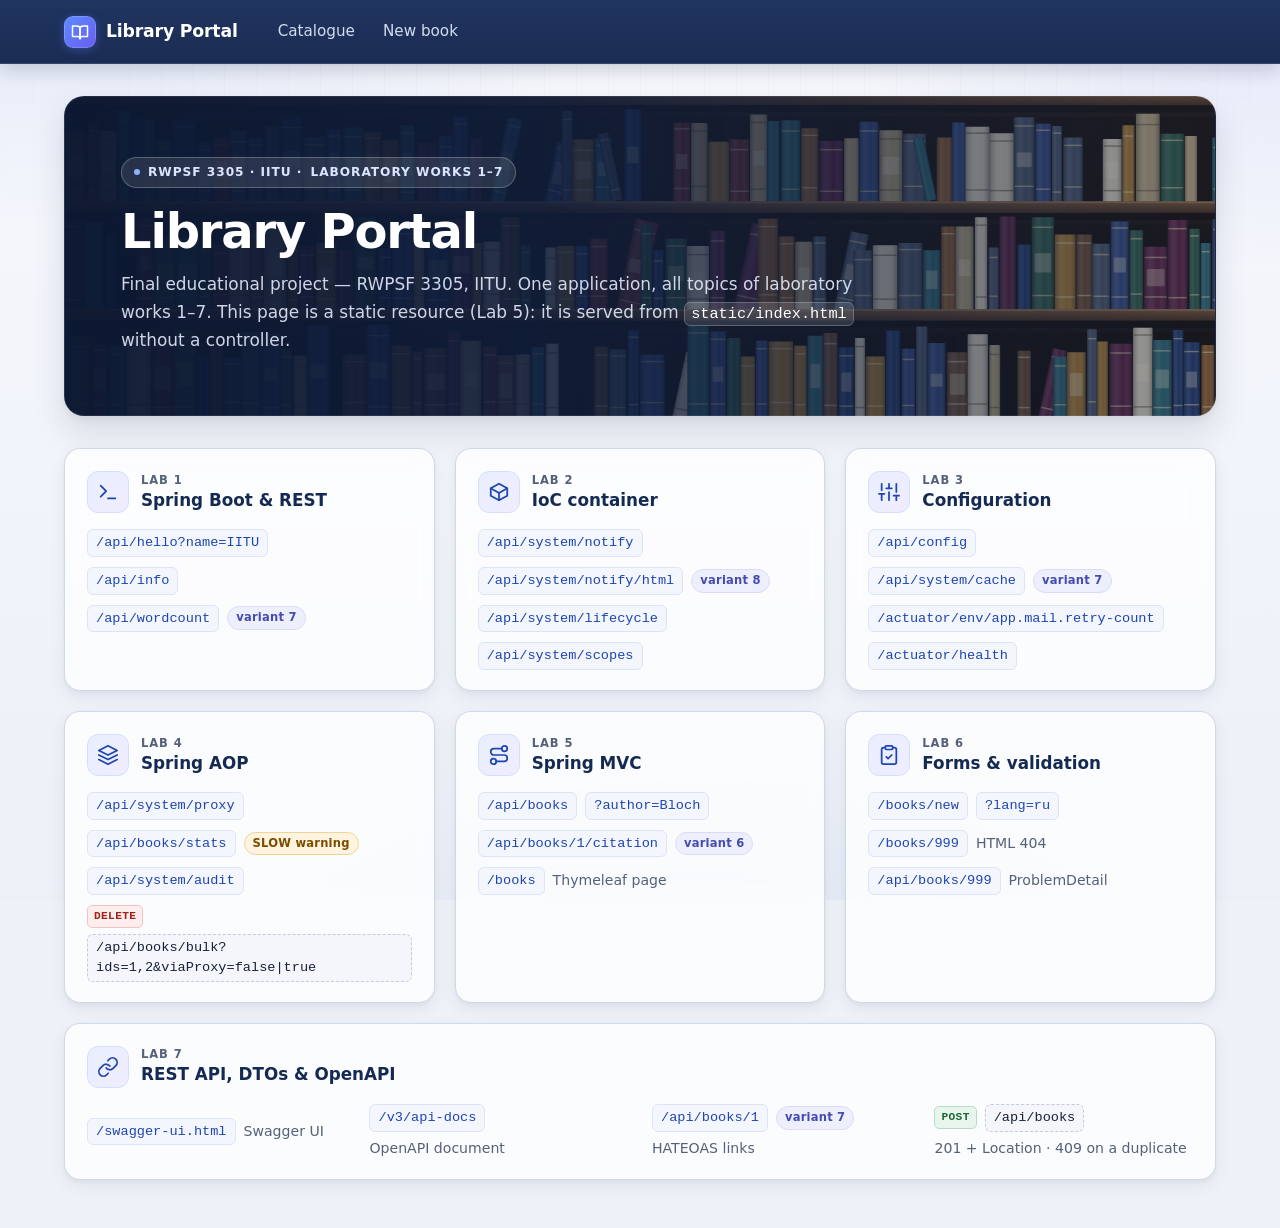
<file: src/main/resources/static/index.html>
<!DOCTYPE html>
<html lang="en">
<head>
    <meta charset="UTF-8">
    <meta name="viewport" content="width=device-width, initial-scale=1">
    <meta name="description" content="Library Portal — final educational project for RWPSF 3305 at IITU: laboratory works 1–7 in one Spring Boot application.">
    <title>Library Portal</title>
    <!-- relative URLs: no hardcoded host, port or context path -->
    <link rel="stylesheet" href="css/app.css">
</head>
<body>
<header class="navbar">
    <a class="brand" href="./">Library Portal</a>
    <a href="books">Catalogue</a>
    <a href="books/new">New book</a>
</header>

<main class="page">
    <section class="hero" aria-labelledby="page-title">
        <p class="eyebrow"><span>RWPSF 3305 · IITU ·</span> <span class="nowrap">Laboratory works 1–7</span></p>
        <h1 id="page-title">Library Portal</h1>
        <p class="lead">Final educational project — RWPSF 3305, IITU. One application, all topics of laboratory works 1–7.
            This page is a static resource (Lab 5): it is served from <code>static/index.html</code> without a controller.</p>
    </section>

    <section class="cards" aria-label="Laboratory works">
        <article class="card">
            <div class="card-head">
                <span class="card-icon" aria-hidden="true">
                    <svg viewBox="0 0 24 24" fill="none" stroke="currentColor" stroke-width="1.9" stroke-linecap="round" stroke-linejoin="round"><polyline points="4 17 10 11 4 5"/><line x1="12" y1="19" x2="20" y2="19"/></svg>
                </span>
                <h2 class="card-title"><span class="card-kicker">Lab 1</span>Spring Boot &amp; REST</h2>
            </div>
            <ul class="endpoints">
                <li><a class="endpoint" href="api/hello?name=IITU">/api/hello?name=IITU</a></li>
                <li><a class="endpoint" href="api/info">/api/info</a></li>
                <li><a class="endpoint" href="api/wordcount?text=Spring%20Boot%20is%20very%20interesting">/api/wordcount</a>
                    <span class="tag">variant 7</span></li>
            </ul>
        </article>

        <article class="card">
            <div class="card-head">
                <span class="card-icon" aria-hidden="true">
                    <svg viewBox="0 0 24 24" fill="none" stroke="currentColor" stroke-width="1.9" stroke-linecap="round" stroke-linejoin="round"><path d="M21 8 12 3 3 8v8l9 5 9-5z"/><path d="m3 8 9 5 9-5"/><path d="M12 13v8"/></svg>
                </span>
                <h2 class="card-title"><span class="card-kicker">Lab 2</span>IoC container</h2>
            </div>
            <ul class="endpoints">
                <li><a class="endpoint" href="api/system/notify?text=IITU">/api/system/notify</a></li>
                <li><a class="endpoint" href="api/system/notify/html?text=Hello%20%3Cworld%3E">/api/system/notify/html</a>
                    <span class="tag">variant 8</span></li>
                <li><a class="endpoint" href="api/system/lifecycle">/api/system/lifecycle</a></li>
                <li><a class="endpoint" href="api/system/scopes">/api/system/scopes</a></li>
            </ul>
        </article>

        <article class="card">
            <div class="card-head">
                <span class="card-icon" aria-hidden="true">
                    <svg viewBox="0 0 24 24" fill="none" stroke="currentColor" stroke-width="1.9" stroke-linecap="round" stroke-linejoin="round"><line x1="4" y1="21" x2="4" y2="14"/><line x1="4" y1="10" x2="4" y2="3"/><line x1="12" y1="21" x2="12" y2="12"/><line x1="12" y1="8" x2="12" y2="3"/><line x1="20" y1="21" x2="20" y2="16"/><line x1="20" y1="12" x2="20" y2="3"/><line x1="1" y1="14" x2="7" y2="14"/><line x1="9" y1="8" x2="15" y2="8"/><line x1="17" y1="16" x2="23" y2="16"/></svg>
                </span>
                <h2 class="card-title"><span class="card-kicker">Lab 3</span>Configuration</h2>
            </div>
            <ul class="endpoints">
                <li><a class="endpoint" href="api/config">/api/config</a></li>
                <li><a class="endpoint" href="api/system/cache">/api/system/cache</a>
                    <span class="tag">variant 7</span></li>
                <li><a class="endpoint" href="actuator/env/app.mail.retry-count">/actuator/env/app.mail.retry-count</a></li>
                <li><a class="endpoint" href="actuator/health">/actuator/health</a></li>
            </ul>
        </article>

        <article class="card">
            <div class="card-head">
                <span class="card-icon" aria-hidden="true">
                    <svg viewBox="0 0 24 24" fill="none" stroke="currentColor" stroke-width="1.9" stroke-linecap="round" stroke-linejoin="round"><path d="m12 2 10 5-10 5L2 7z"/><path d="m2 17 10 5 10-5"/><path d="m2 12 10 5 10-5"/></svg>
                </span>
                <h2 class="card-title"><span class="card-kicker">Lab 4</span>Spring AOP</h2>
            </div>
            <ul class="endpoints">
                <li><a class="endpoint" href="api/system/proxy">/api/system/proxy</a></li>
                <li><a class="endpoint" href="api/books/stats">/api/books/stats</a>
                    <span class="tag tag-warn">SLOW warning</span></li>
                <li><a class="endpoint" href="api/system/audit">/api/system/audit</a></li>
                <li><span class="method">DELETE</span>
                    <code class="endpoint endpoint-static" title="A DELETE request — run it with curl, a link can only send GET">/api/books/bulk?ids=1,2&amp;viaProxy=false|true</code></li>
            </ul>
        </article>

        <article class="card">
            <div class="card-head">
                <span class="card-icon" aria-hidden="true">
                    <svg viewBox="0 0 24 24" fill="none" stroke="currentColor" stroke-width="1.9" stroke-linecap="round" stroke-linejoin="round"><circle cx="6" cy="19" r="3"/><path d="M9 19h8.5a3.5 3.5 0 0 0 0-7h-11a3.5 3.5 0 0 1 0-7H15"/><circle cx="18" cy="5" r="3"/></svg>
                </span>
                <h2 class="card-title"><span class="card-kicker">Lab 5</span>Spring MVC</h2>
            </div>
            <ul class="endpoints">
                <li><a class="endpoint" href="api/books">/api/books</a>
                    <a class="endpoint" href="api/books?author=Bloch&amp;size=1">?author=Bloch</a></li>
                <li><a class="endpoint" href="api/books/1/citation">/api/books/1/citation</a>
                    <span class="tag">variant 6</span></li>
                <li><a class="endpoint" href="books">/books</a>
                    <span class="note">Thymeleaf page</span></li>
            </ul>
        </article>

        <article class="card">
            <div class="card-head">
                <span class="card-icon" aria-hidden="true">
                    <svg viewBox="0 0 24 24" fill="none" stroke="currentColor" stroke-width="1.9" stroke-linecap="round" stroke-linejoin="round"><rect x="8" y="2" width="8" height="4" rx="1"/><path d="M16 4h2a2 2 0 0 1 2 2v14a2 2 0 0 1-2 2H6a2 2 0 0 1-2-2V6a2 2 0 0 1 2-2h2"/><path d="m9 14 2 2 4-4"/></svg>
                </span>
                <h2 class="card-title"><span class="card-kicker">Lab 6</span>Forms &amp; validation</h2>
            </div>
            <ul class="endpoints">
                <li><a class="endpoint" href="books/new">/books/new</a>
                    <a class="endpoint" href="books/new?lang=ru">?lang=ru</a></li>
                <li><a class="endpoint" href="books/999">/books/999</a>
                    <span class="note">HTML 404</span></li>
                <li><a class="endpoint" href="api/books/999">/api/books/999</a>
                    <span class="note">ProblemDetail</span></li>
            </ul>
        </article>

        <article class="card card-wide">
            <div class="card-head">
                <span class="card-icon" aria-hidden="true">
                    <svg viewBox="0 0 24 24" fill="none" stroke="currentColor" stroke-width="1.9" stroke-linecap="round" stroke-linejoin="round"><path d="M10 13a5 5 0 0 0 7.54.54l3-3a5 5 0 0 0-7.07-7.07l-1.72 1.71"/><path d="M14 11a5 5 0 0 0-7.54-.54l-3 3a5 5 0 0 0 7.07 7.07l1.71-1.71"/></svg>
                </span>
                <h2 class="card-title"><span class="card-kicker">Lab 7</span>REST API, DTOs &amp; OpenAPI</h2>
            </div>
            <ul class="endpoints endpoints-row">
                <li><a class="endpoint" href="swagger-ui.html">/swagger-ui.html</a>
                    <span class="note">Swagger UI</span></li>
                <li><a class="endpoint" href="v3/api-docs">/v3/api-docs</a>
                    <span class="note">OpenAPI document</span></li>
                <li><a class="endpoint" href="api/books/1">/api/books/1</a>
                    <span class="tag">variant 7</span>
                    <span class="note">HATEOAS links</span></li>
                <li><span class="method method-post">POST</span>
                    <code class="endpoint endpoint-static" title="A POST request — run it with curl or from Swagger UI">/api/books</code>
                    <span class="note">201 + Location · 409 on a duplicate</span></li>
            </ul>
        </article>
    </section>
</main>
</body>
</html>
</file>
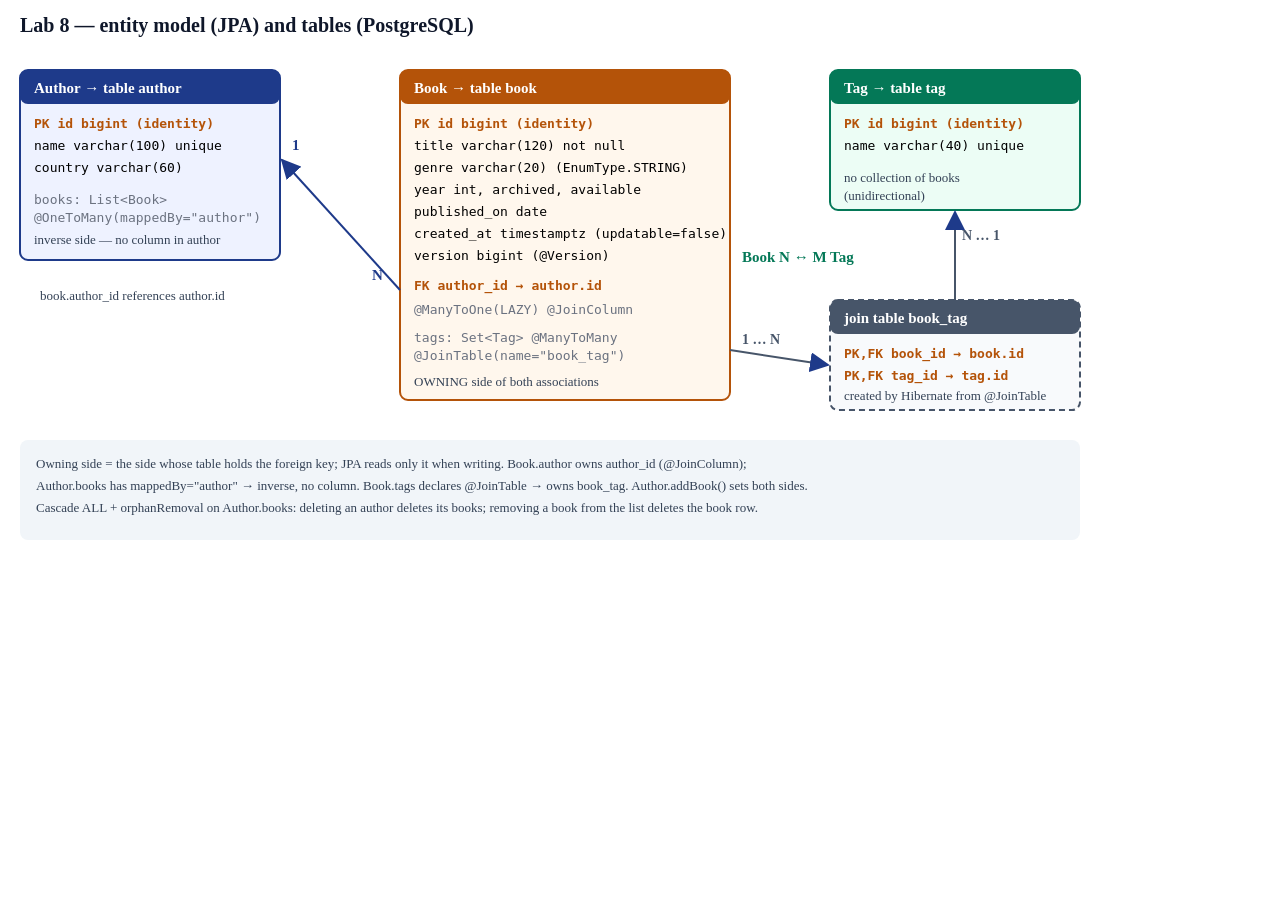
<file: docs/lab08/er.html>
<!doctype html><html><head><meta charset="utf-8"><style>
body{margin:0;background:#fff;font-family:Segoe UI,Arial,sans-serif}
.t{font:600 15px Segoe UI}.c{font:13px Consolas,monospace}.k{font:600 13px Consolas,monospace;fill:#b45309}
.note{font:13px Segoe UI;fill:#334155}
</style></head><body>
<svg width="1100" height="560" xmlns="http://www.w3.org/2000/svg">
<defs><marker id="a" markerWidth="10" markerHeight="10" refX="9" refY="5" orient="auto"><path d="M0,0 L10,5 L0,10 z" fill="#1e3a8a"/></marker></defs>
<text x="20" y="32" style="font:700 20px Segoe UI" fill="#0f172a">Lab 8 — entity model (JPA) and tables (PostgreSQL)</text>
<!-- author -->
<rect x="20" y="70" width="260" height="190" rx="8" fill="#eef2ff" stroke="#1e3a8a" stroke-width="2"/>
<rect x="20" y="70" width="260" height="34" rx="8" fill="#1e3a8a"/><text x="34" y="93" class="t" fill="#fff">Author  →  table author</text>
<text x="34" y="128" class="k">PK id bigint (identity)</text>
<text x="34" y="150" class="c">name varchar(100) unique</text>
<text x="34" y="172" class="c">country varchar(60)</text>
<text x="34" y="204" class="c" fill="#6b7280">books: List&lt;Book&gt;</text>
<text x="34" y="222" class="c" fill="#6b7280">@OneToMany(mappedBy="author")</text>
<text x="34" y="244" class="note">inverse side — no column in author</text>
<!-- book -->
<rect x="400" y="70" width="330" height="330" rx="8" fill="#fff7ed" stroke="#b45309" stroke-width="2"/>
<rect x="400" y="70" width="330" height="34" rx="8" fill="#b45309"/><text x="414" y="93" class="t" fill="#fff">Book  →  table book</text>
<text x="414" y="128" class="k">PK id bigint (identity)</text>
<text x="414" y="150" class="c">title varchar(120) not null</text>
<text x="414" y="172" class="c">genre varchar(20) (EnumType.STRING)</text>
<text x="414" y="194" class="c">year int, archived, available</text>
<text x="414" y="216" class="c">published_on date</text>
<text x="414" y="238" class="c">created_at timestamptz (updatable=false)</text>
<text x="414" y="260" class="c">version bigint (@Version)</text>
<text x="414" y="290" class="k">FK author_id → author.id</text>
<text x="414" y="314" class="c" fill="#6b7280">@ManyToOne(LAZY) @JoinColumn</text>
<text x="414" y="342" class="c" fill="#6b7280">tags: Set&lt;Tag&gt; @ManyToMany</text>
<text x="414" y="360" class="c" fill="#6b7280">@JoinTable(name="book_tag")</text>
<text x="414" y="386" class="note">OWNING side of both associations</text>
<!-- tag -->
<rect x="830" y="70" width="250" height="140" rx="8" fill="#ecfdf5" stroke="#047857" stroke-width="2"/>
<rect x="830" y="70" width="250" height="34" rx="8" fill="#047857"/><text x="844" y="93" class="t" fill="#fff">Tag  →  table tag</text>
<text x="844" y="128" class="k">PK id bigint (identity)</text>
<text x="844" y="150" class="c">name varchar(40) unique</text>
<text x="844" y="182" class="note">no collection of books</text>
<text x="844" y="200" class="note">(unidirectional)</text>
<!-- book_tag -->
<rect x="830" y="300" width="250" height="110" rx="8" fill="#f8fafc" stroke="#475569" stroke-width="2" stroke-dasharray="6 4"/>
<rect x="830" y="300" width="250" height="34" rx="8" fill="#475569"/><text x="844" y="323" class="t" fill="#fff">join table book_tag</text>
<text x="844" y="358" class="k">PK,FK book_id → book.id</text>
<text x="844" y="380" class="k">PK,FK tag_id  → tag.id</text>
<text x="844" y="400" class="note">created by Hibernate from @JoinTable</text>
<!-- relations -->
<line x1="400" y1="290" x2="282" y2="160" stroke="#1e3a8a" stroke-width="2" marker-end="url(#a)"/>
<text x="292" y="150" style="font:700 15px Segoe UI" fill="#1e3a8a">1</text>
<text x="372" y="280" style="font:700 15px Segoe UI" fill="#1e3a8a">N</text>
<text x="40" y="300" class="note">book.author_id references author.id</text>
<line x1="730" y1="350" x2="828" y2="365" stroke="#475569" stroke-width="2" marker-end="url(#a)"/>
<text x="742" y="344" style="font:700 14px Segoe UI" fill="#475569">1 … N</text>
<line x1="955" y1="300" x2="955" y2="212" stroke="#475569" stroke-width="2" marker-end="url(#a)"/>
<text x="962" y="240" style="font:700 14px Segoe UI" fill="#475569">N … 1</text>
<text x="742" y="262" style="font:700 15px Segoe UI" fill="#047857">Book N ↔ M Tag</text>
<rect x="20" y="440" width="1060" height="100" rx="8" fill="#f1f5f9"/>
<text x="36" y="468" class="note">Owning side = the side whose table holds the foreign key; JPA reads only it when writing. Book.author owns author_id (@JoinColumn);</text>
<text x="36" y="490" class="note">Author.books has mappedBy="author" → inverse, no column. Book.tags declares @JoinTable → owns book_tag. Author.addBook() sets both sides.</text>
<text x="36" y="512" class="note">Cascade ALL + orphanRemoval on Author.books: deleting an author deletes its books; removing a book from the list deletes the book row.</text>
</svg></body></html>
</file>
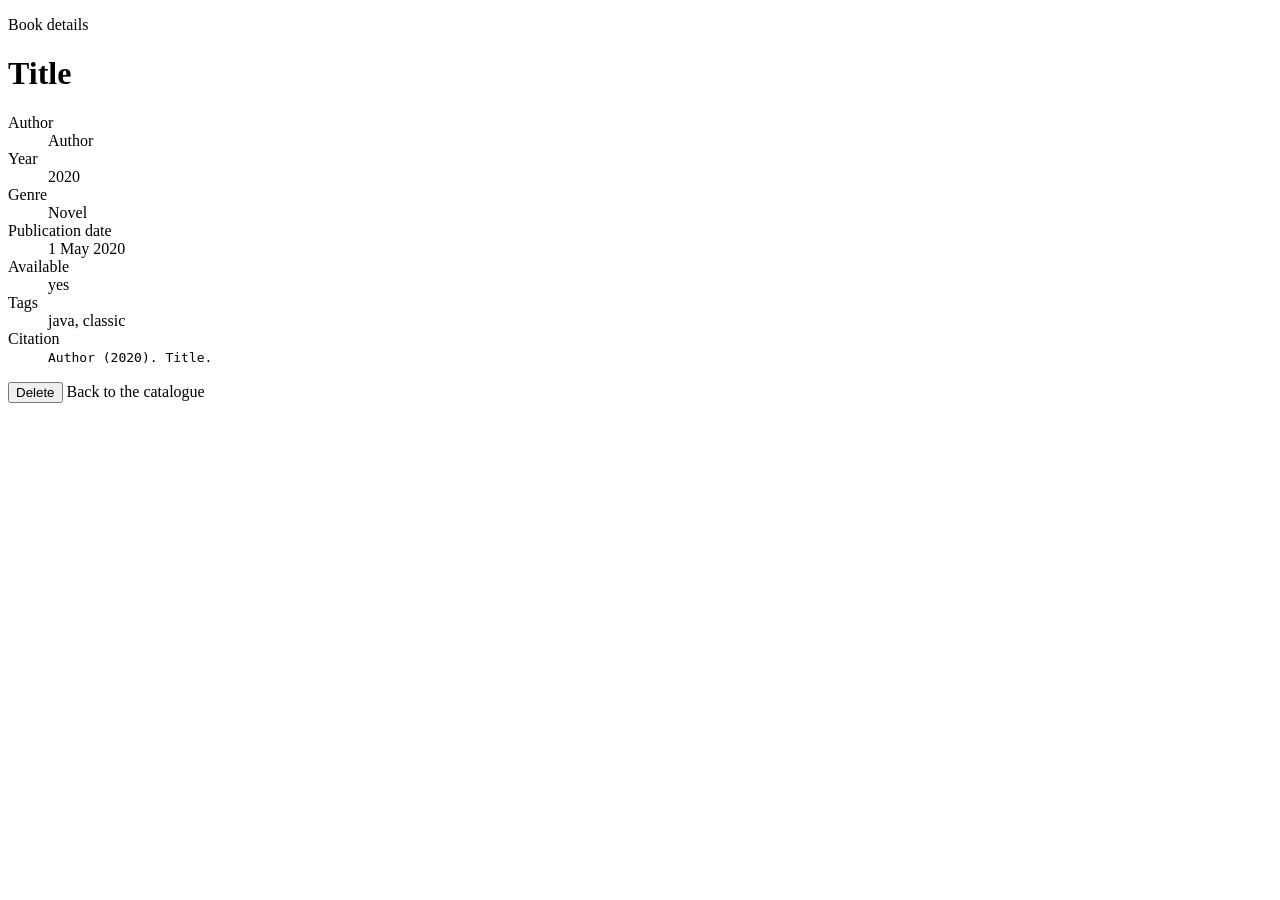
<file: src/main/resources/templates/books/details.html>
<!DOCTYPE html>
<html xmlns:th="http://www.thymeleaf.org">
<head>
    <meta charset="UTF-8">
    <meta name="viewport" content="width=device-width, initial-scale=1">
    <title th:text="${book.title}">Book</title>
    <link rel="stylesheet" th:href="@{/css/app.css}">
</head>
<body>
<div th:replace="~{fragments/layout :: navbar('books', '/books/' + ${book.id})}"></div>

<main class="page">
    <p class="muted" th:text="#{book.details}">Book details</p>
    <h1 th:text="${book.title}">Title</h1>

    <dl class="details">
        <dt th:text="#{book.author}">Author</dt>
        <dd th:text="${book.author?.name}">Author</dd>
        <dt th:text="#{book.year}">Year</dt>
        <dd th:text="${book.year}">2020</dd>
        <dt th:text="#{book.genre}">Genre</dt>
        <dd th:text="${book.genre} ? #{'genre.' + ${book.genre}} : '—'">Novel</dd>
        <dt th:text="#{book.published}">Publication date</dt>
        <dd th:text="${book.publishedOn} ? ${#temporals.format(book.publishedOn, 'd MMMM yyyy')} : '—'">1 May 2020</dd>
        <dt th:text="#{book.available}">Available</dt>
        <dd th:text="${book.available} ? #{yes} : #{no}">yes</dd>
        <dt th:text="#{book.tags}">Tags</dt>
        <dd th:text="${book.tags.isEmpty()} ? '—' : ${#strings.listJoin(book.tags.![name], ', ')}">java, classic</dd>
        <dt th:text="#{book.citation}">Citation</dt>
        <dd><code th:text="${citation}">Author (2020). Title.</code></dd>
    </dl>

    <form th:action="@{/books/{id}/delete(id=${book.id})}" method="post">
        <button type="submit" class="danger" th:text="#{book.delete}">Delete</button>
        <a th:href="@{/books}" th:text="#{error.back}">Back to the catalogue</a>
    </form>
</main>
</body>
</html>
</file>
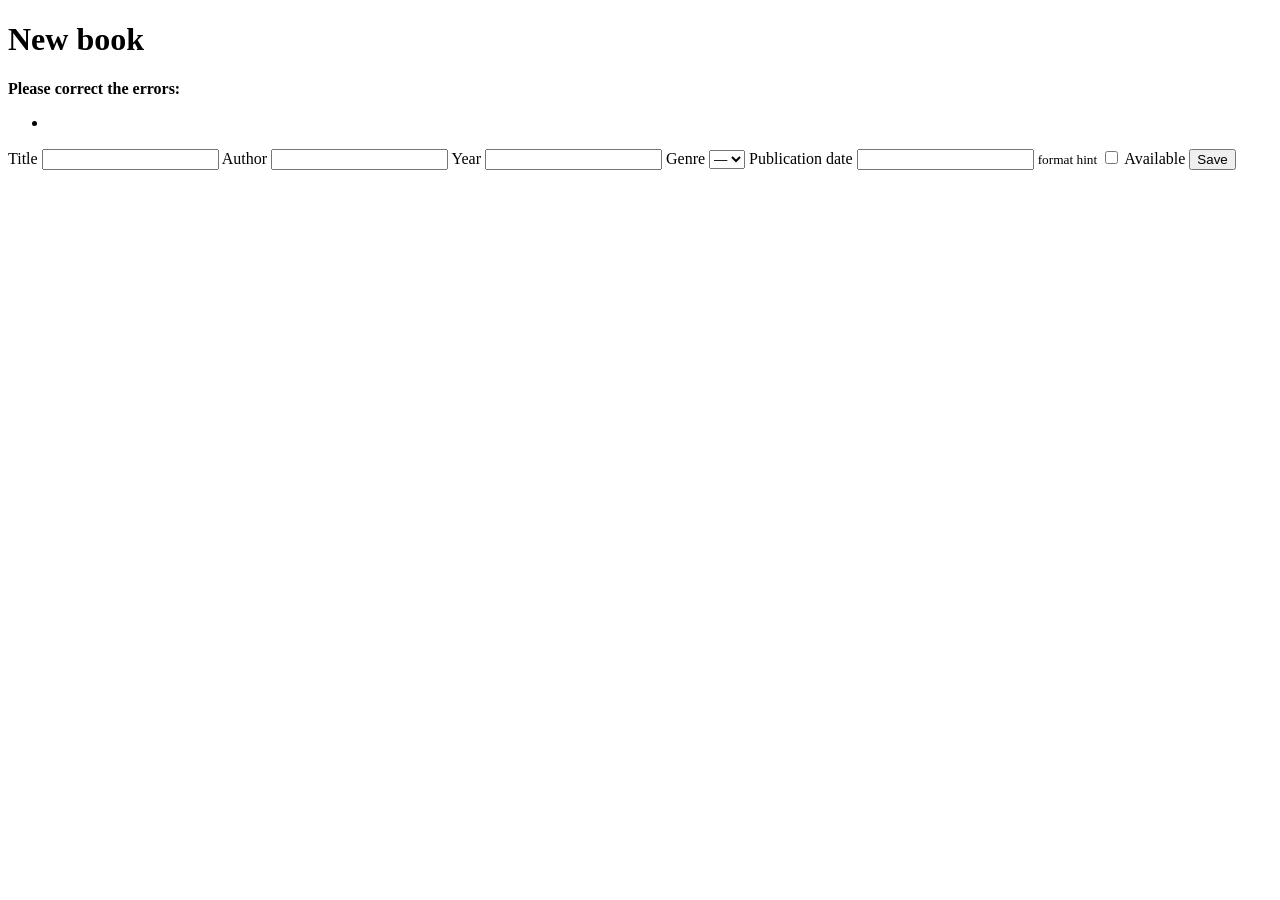
<file: src/main/resources/templates/books/form.html>
<!DOCTYPE html>
<html xmlns:th="http://www.thymeleaf.org">
<head>
    <meta charset="UTF-8">
    <meta name="viewport" content="width=device-width, initial-scale=1">
    <title th:text="#{book.new}">New book</title>
    <link rel="stylesheet" th:href="@{/css/app.css}">
</head>
<body>
<div th:replace="~{fragments/layout :: navbar('new', '/books/new')}"></div>

<main class="page">
<h1 th:text="#{book.new}">New book</h1>

<form class="book-form" th:action="@{/books}" th:object="${form}" method="post" novalidate>

    <div class="alert" th:if="${#fields.hasAnyErrors()}">
        <strong th:text="#{form.errors.summary}">Please correct the errors:</strong>
        <ul>
            <li th:each="e : ${#fields.allErrors()}" th:text="${e}"></li>
        </ul>
    </div>

    <label for="title" th:text="#{book.title}">Title</label>
    <input type="text" th:field="*{title}" th:errorclass="is-invalid">
    <span class="error" th:if="${#fields.hasErrors('title')}" th:errors="*{title}"></span>

    <label for="author" th:text="#{book.author}">Author</label>
    <input type="text" th:field="*{author}" th:errorclass="is-invalid">
    <span class="error" th:if="${#fields.hasErrors('author')}" th:errors="*{author}"></span>

    <label for="year" th:text="#{book.year}">Year</label>
    <input type="number" th:field="*{year}" th:errorclass="is-invalid">
    <span class="error" th:if="${#fields.hasErrors('year')}" th:errors="*{year}"></span>

    <label for="genre" th:text="#{book.genre}">Genre</label>
    <select th:field="*{genre}" th:errorclass="is-invalid">
        <option value="">—</option>
        <option th:each="g : ${genres}" th:value="${g}" th:text="#{'genre.' + ${g}}"></option>
    </select>
    <span class="error" th:if="${#fields.hasErrors('genre')}" th:errors="*{genre}"></span>

    <!-- variant 7: publication date, the format depends on the locale -->
    <label for="publishedOn" th:text="#{book.published}">Publication date</label>
    <input type="text" th:field="*{publishedOn}" th:errorclass="is-invalid"
           th:placeholder="#{book.published.placeholder}">
    <small class="hint" th:text="#{book.published.hint}">format hint</small>
    <span class="error" th:if="${#fields.hasErrors('publishedOn')}" th:errors="*{publishedOn}"></span>

    <label class="check"><input type="checkbox" th:field="*{available}">
        <span th:text="#{book.available}">Available</span></label>

    <button type="submit" th:text="#{form.submit}">Save</button>
</form>
</main>
</body>
</html>
</file>
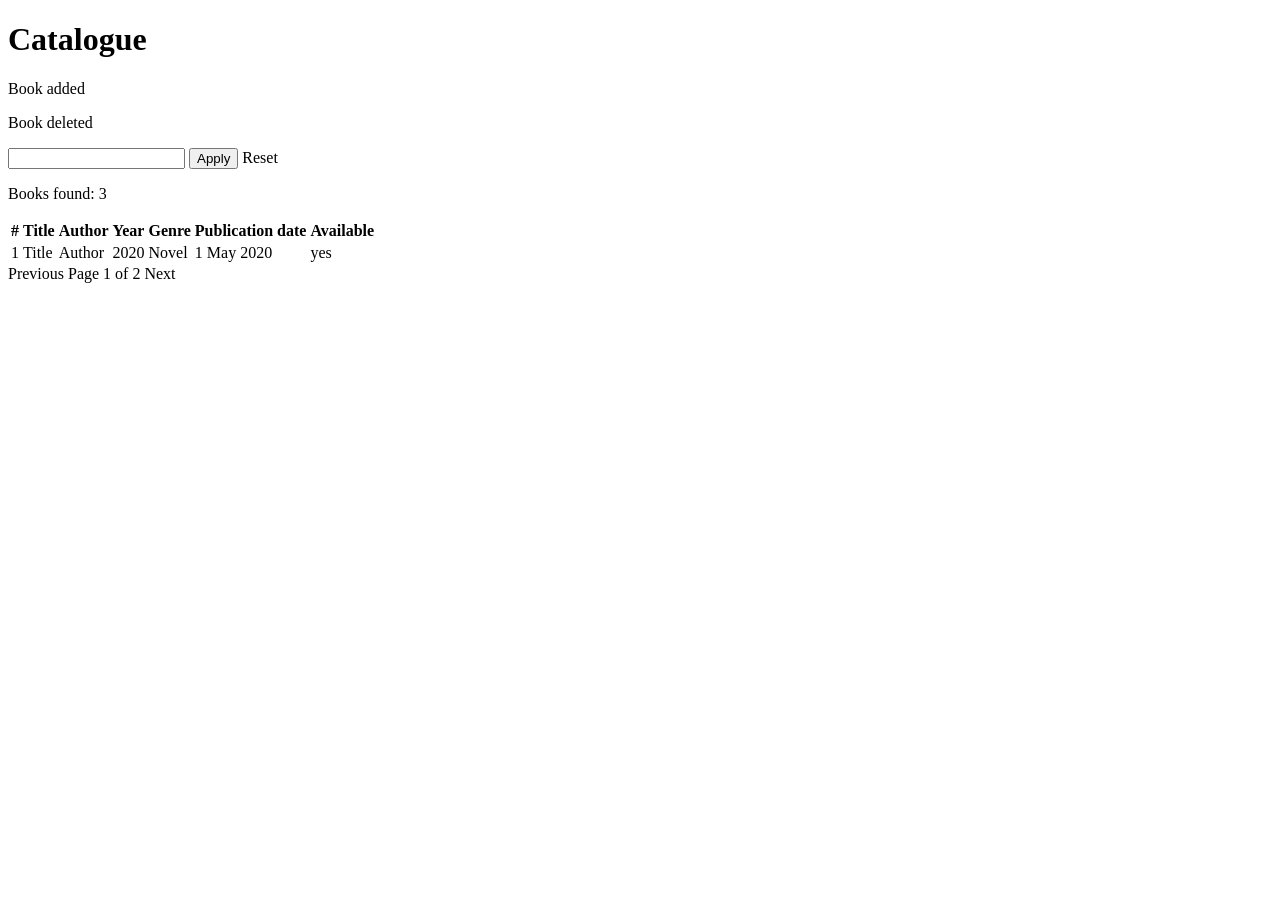
<file: src/main/resources/templates/books/list.html>
<!DOCTYPE html>
<html xmlns:th="http://www.thymeleaf.org">
<head>
    <meta charset="UTF-8">
    <meta name="viewport" content="width=device-width, initial-scale=1">
    <title th:text="#{book.list}">Catalogue</title>
    <link rel="stylesheet" th:href="@{/css/app.css}">
</head>
<body>
<div th:replace="~{fragments/layout :: navbar('books', '/books')}"></div>

<main class="page">
    <h1 th:text="#{book.list}">Catalogue</h1>

    <!-- Lab 5/6: flash attributes survive exactly one redirect -->
    <p th:if="${addedTitle}" class="flash" th:text="#{book.added(${addedTitle})}">Book added</p>
    <p th:if="${deletedTitle}" class="flash" th:text="#{book.deleted(${deletedTitle})}">Book deleted</p>

    <form class="filter" th:action="@{/books}" method="get">
        <input type="text" name="author" th:value="${author}" th:placeholder="#{books.filter.author}">
        <button type="submit" th:text="#{books.filter.apply}">Apply</button>
        <a th:href="@{/books}" th:text="#{books.filter.reset}">Reset</a>
    </form>

    <!-- Lab 8: books is a Page — content of this page plus the total from the count query -->
    <p class="muted" th:text="#{books.count(${books.totalElements})}">Books found: 3</p>

    <div class="table-wrap">
    <table>
        <tr>
            <th th:text="#{book.id}">#</th>
            <th th:text="#{book.title}">Title</th>
            <th th:text="#{book.author}">Author</th>
            <th th:text="#{book.year}">Year</th>
            <th th:text="#{book.genre}">Genre</th>
            <th th:text="#{book.published}">Publication date</th>
            <th th:text="#{book.available}">Available</th>
        </tr>
        <tr th:each="b : ${books.content}">
            <td th:text="${b.id}">1</td>
            <td><a th:href="@{/books/{id}(id=${b.id})}" th:text="${b.title}">Title</a></td>
            <td th:text="${b.author?.name}">Author</td>
            <td th:text="${b.year}">2020</td>
            <td th:text="${b.genre} ? #{'genre.' + ${b.genre}} : '—'">Novel</td>
            <td th:text="${b.publishedOn} ? ${#temporals.format(b.publishedOn, 'd MMMM yyyy')} : '—'">1 May 2020</td>
            <td th:text="${b.available} ? #{yes} : #{no}">yes</td>
        </tr>
    </table>
    </div>

    <nav class="pager" th:if="${books.totalPages > 1}">
        <a th:if="${books.hasPrevious()}"
           th:href="@{/books(page=${books.number - 1}, author=${author})}" th:text="#{page.previous}">Previous</a>
        <span th:text="#{page.of(${books.number + 1}, ${books.totalPages})}">Page 1 of 2</span>
        <a th:if="${books.hasNext()}"
           th:href="@{/books(page=${books.number + 1}, author=${author})}" th:text="#{page.next}">Next</a>
    </nav>
</main>
</body>
</html>
</file>
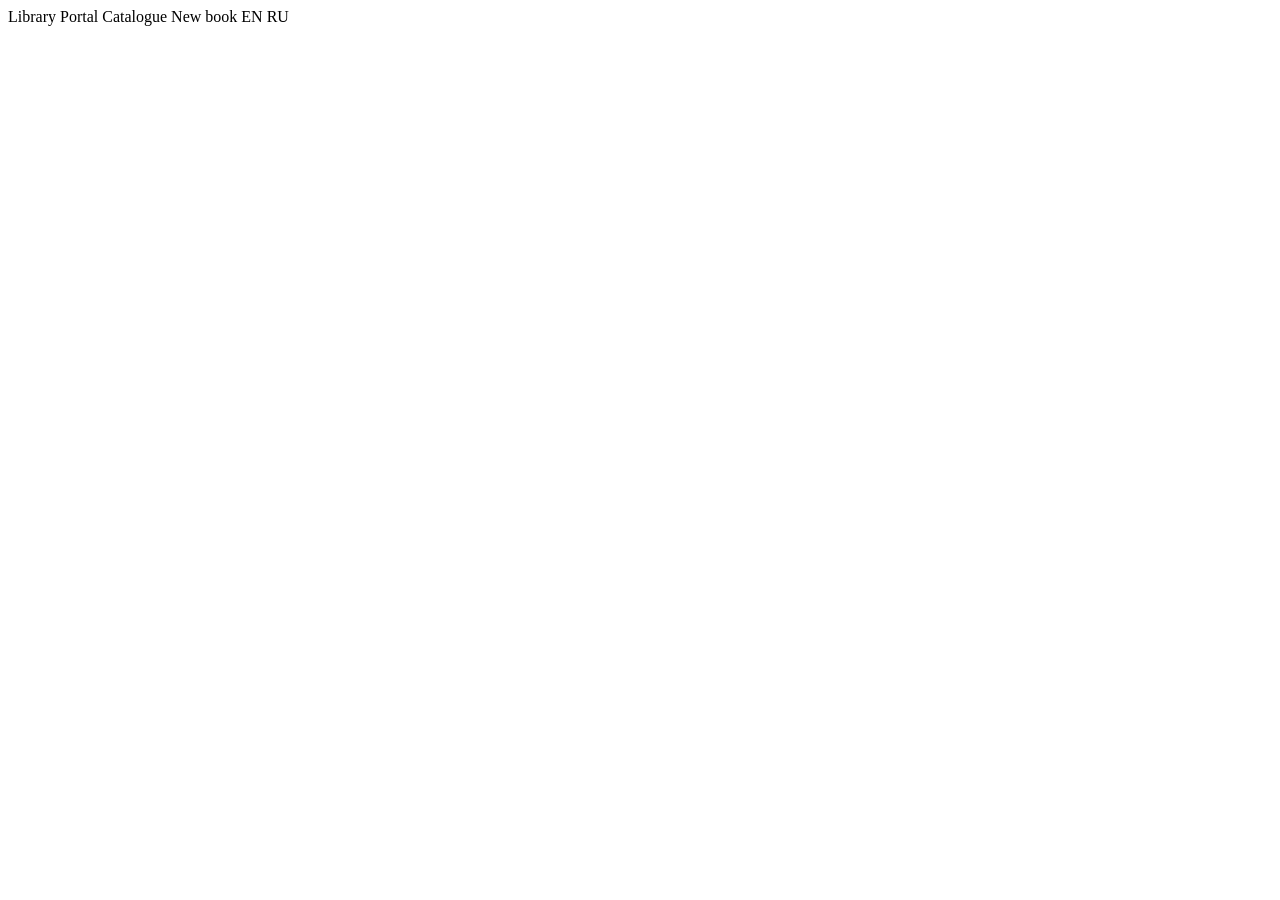
<file: src/main/resources/templates/fragments/layout.html>
<!DOCTYPE html>
<html xmlns:th="http://www.thymeleaf.org">
<body>

<!-- navbar(active, self): self is the address of the current page, used by the language links -->
<header th:fragment="navbar(active, self)" class="navbar">
    <a class="brand" th:href="@{/}" th:text="#{app.title}">Library Portal</a>
    <a th:href="@{/books}" th:classappend="${active == 'books'} ? 'current'"
       th:text="#{nav.catalogue}">Catalogue</a>
    <a th:href="@{/books/new}" th:classappend="${active == 'new'} ? 'current'"
       th:text="#{nav.new}">New book</a>
    <span class="lang">
        <a th:href="@{${self}(lang=en)}"
           th:classappend="${#locale.language == 'en'} ? 'current'">EN</a>
        <a th:href="@{${self}(lang=ru)}"
           th:classappend="${#locale.language == 'ru'} ? 'current'">RU</a>
    </span>
</header>

</body>
</html>
</file>
<file: src/main/resources/static/css/app.css>
/* Lab 5: served from /static without any controller (ResourceHttpRequestHandler).
   Shared by static/index.html and every Thymeleaf template. */

/* ---------- Design tokens ---------- */
:root {
    --navy-950: #0f1d3a;
    --navy-900: #152a52;
    --navy-800: #1f3864;
    --navy-100: #dfe6f3;

    --accent: #2f5bd3;
    --accent-strong: #1f45b0;
    --accent-soft: #e8eefc;
    --accent-border: #cdd9f6;
    --indigo-soft: #eeeffc;
    --indigo-text: #454bb0;

    --bg: #eef2f8;
    --surface: #ffffff;
    --surface-glass: rgba(255, 255, 255, 0.76);
    --surface-subtle: #f4f6fb;

    --text: #18213a;
    --text-muted: #556079;
    --border: #dbe1ec;
    --border-strong: #c2ccdf;

    --success-bg: #e8f5ed;
    --success-border: #b6dcc3;
    --success-text: #1b6634;
    --danger: #c42d23;
    --danger-strong: #a3241b;
    --danger-bg: #fdeeed;
    --danger-border: #f3c4bf;
    --danger-text: #9e2219;
    --warn-bg: #fff4df;
    --warn-border: #f0d397;
    --warn-text: #7d4c00;

    --radius-sm: 8px;
    --radius: 12px;
    --radius-lg: 16px;
    --radius-pill: 999px;

    --space-1: 4px;
    --space-2: 8px;
    --space-3: 12px;
    --space-4: 16px;
    --space-5: 24px;
    --space-6: 32px;
    --space-7: 48px;

    --shadow-sm: 0 1px 2px rgba(16, 30, 64, 0.06), 0 1px 3px rgba(16, 30, 64, 0.05);
    --shadow-md: 0 6px 16px rgba(16, 30, 64, 0.07), 0 2px 4px rgba(16, 30, 64, 0.04);
    --shadow-lg: 0 16px 34px rgba(16, 30, 64, 0.12), 0 4px 10px rgba(16, 30, 64, 0.06);
    --focus-ring: 0 0 0 3px rgba(47, 91, 211, 0.35);
    --focus-outline: 2px solid #3d68dc;

    --ease: cubic-bezier(0.2, 0.7, 0.2, 1);
    --t-fast: 150ms;
    --t: 220ms;

    --content-max: 1200px;
    --gutter: var(--space-5);
    --nav-h: 64px;

    --font-sans: "Inter", "Segoe UI", system-ui, -apple-system, Roboto, "Helvetica Neue", Arial, sans-serif;
    --font-mono: ui-monospace, "Cascadia Code", "SFMono-Regular", Consolas, "Liberation Mono", monospace;
}

/* ---------- Base ---------- */
*, *::before, *::after { box-sizing: border-box; }

html { -webkit-text-size-adjust: 100%; }

body {
    margin: 0;
    min-height: 100vh;
    font-family: var(--font-sans);
    font-size: 16px;
    line-height: 1.55;
    color: var(--text);
    background-color: var(--bg);
    background-image:
        radial-gradient(56rem 30rem at 6% -8%, rgba(76, 110, 230, 0.13), transparent 62%),
        radial-gradient(44rem 26rem at 100% 2%, rgba(99, 102, 241, 0.10), transparent 60%),
        radial-gradient(48rem 28rem at 55% 112%, rgba(56, 120, 220, 0.08), transparent 62%),
        linear-gradient(180deg, #f6f8fc 0%, #ecf0f7 100%);
    background-attachment: fixed;
}

/* a barely visible grid that fades out towards the bottom */
body::before {
    content: "";
    position: fixed;
    inset: 0;
    z-index: -1;
    pointer-events: none;
    background-image:
        linear-gradient(rgba(31, 56, 100, 0.035) 1px, transparent 1px),
        linear-gradient(90deg, rgba(31, 56, 100, 0.035) 1px, transparent 1px);
    background-size: 32px 32px;
    -webkit-mask-image: radial-gradient(ellipse 80% 60% at 50% 0%, #000 0%, transparent 75%);
    mask-image: radial-gradient(ellipse 80% 60% at 50% 0%, #000 0%, transparent 75%);
}

a {
    color: var(--accent);
    text-decoration-thickness: 1px;
    text-underline-offset: 3px;
    transition: color var(--t-fast) var(--ease);
}
a:hover { color: var(--accent-strong); }
a:focus-visible {
    outline: var(--focus-outline);
    outline-offset: 2px;
    border-radius: 4px;
}

code { font-family: var(--font-mono); font-size: 0.9em; }

h1 {
    margin: var(--space-1) 0 var(--space-4);
    color: var(--navy-800);
    font-size: clamp(1.75rem, 1.35rem + 1.6vw, 2.4rem);
    font-weight: 750;
    line-height: 1.15;
    letter-spacing: -0.02em;
}

.muted { color: var(--text-muted); }

/* ---------- Navigation ---------- */
.navbar {
    position: sticky;
    top: 0;
    z-index: 50;
    display: flex;
    flex-wrap: wrap;
    align-items: center;
    gap: var(--space-1);
    min-height: var(--nav-h);
    /* aligns the bar's content with the centred .page column */
    padding: var(--space-2) max(var(--gutter), calc((100% - var(--content-max)) / 2 + var(--gutter)));
    background: linear-gradient(180deg, rgba(25, 46, 92, 0.97), rgba(19, 37, 76, 0.97));
    -webkit-backdrop-filter: saturate(140%) blur(8px);
    backdrop-filter: saturate(140%) blur(8px);
    border-bottom: 1px solid rgba(255, 255, 255, 0.08);
    box-shadow: 0 6px 18px rgba(12, 24, 52, 0.18);
}

.navbar a {
    padding: var(--space-2) var(--space-3);
    border-radius: var(--radius-sm);
    color: #d3dcef;
    font-size: 0.95rem;
    font-weight: 500;
    text-decoration: none;
    transition: background-color var(--t-fast) var(--ease), color var(--t-fast) var(--ease);
}
.navbar a:hover { color: #ffffff; background: rgba(255, 255, 255, 0.09); }
.navbar a:active { background: rgba(255, 255, 255, 0.15); }
.navbar a.current {
    color: #ffffff;
    font-weight: 600;
    background: rgba(255, 255, 255, 0.14);
    box-shadow: inset 0 0 0 1px rgba(255, 255, 255, 0.12);
}
.navbar a:focus-visible {
    outline: 2px solid #a8c0ff;
    outline-offset: 2px;
}

.navbar .brand {
    display: inline-flex;
    align-items: center;
    gap: 10px;
    margin: 0 var(--space-4) 0 calc(-1 * var(--space-2));
    padding: var(--space-1) var(--space-2);
    color: #ffffff;
    font-size: 1.08rem;
    font-weight: 700;
    letter-spacing: -0.01em;
}
.navbar .brand::before {
    content: "";
    flex: none;
    width: 32px;
    height: 32px;
    border-radius: 9px;
    background:
        url("data:image/svg+xml,%3Csvg xmlns='http://www.w3.org/2000/svg' viewBox='0 0 24 24' fill='none' stroke='white' stroke-width='2' stroke-linecap='round' stroke-linejoin='round'%3E%3Cpath d='M2 4h6a4 4 0 0 1 4 4v13a3 3 0 0 0-3-3H2z'/%3E%3Cpath d='M22 4h-6a4 4 0 0 0-4 4v13a3 3 0 0 1 3-3h7z'/%3E%3C/svg%3E") center / 18px no-repeat,
        linear-gradient(135deg, #5b8cff, #6a5cf0);
    box-shadow: 0 2px 8px rgba(80, 110, 240, 0.4), inset 0 0 0 1px rgba(255, 255, 255, 0.18);
}

.navbar .lang {
    display: flex;
    gap: var(--space-1);
    margin-left: auto;
    padding: 3px;
    border-radius: var(--radius-sm);
    background: rgba(255, 255, 255, 0.06);
}
.navbar .lang a {
    padding: var(--space-1) var(--space-3);
    font-size: 0.82rem;
    font-weight: 600;
    letter-spacing: 0.04em;
    border-radius: 6px;
}

/* ---------- Page layout ---------- */
.page {
    width: 100%;
    max-width: var(--content-max);
    margin: 0 auto;
    padding: var(--space-6) var(--gutter) var(--space-7);
}

/* ---------- Landing page (static/index.html) ---------- */
/* hero banner: a bookshelf wall (img/bookshelf.svg) under a navy overlay that is
   darkest behind the text and lets the books show through on the right */
.hero {
    position: relative;
    margin-bottom: var(--space-6);
    padding: clamp(32px, 5vw, 60px) clamp(24px, 4.5vw, 56px);
    border: 1px solid rgba(255, 255, 255, 0.08);
    border-radius: 20px;
    overflow: hidden;
    color: #ffffff;
    background:
        linear-gradient(90deg, rgba(12, 24, 50, 0.96) 0%, rgba(14, 28, 58, 0.88) 40%,
                        rgba(15, 29, 58, 0.55) 72%, rgba(15, 29, 58, 0.30) 100%),
        url("../img/bookshelf.svg") center / cover no-repeat,
        var(--navy-900);
    box-shadow: var(--shadow-lg);
}
.hero .eyebrow {
    border-color: rgba(255, 255, 255, 0.24);
    background: rgba(255, 255, 255, 0.10);
    color: #dbe5ff;
}
.hero .eyebrow::before { background: #8fb0ff; }
.hero h1 { color: #ffffff; }
.hero .lead { color: rgba(233, 239, 255, 0.88); }
.hero .lead code {
    border-color: rgba(255, 255, 255, 0.22);
    background: rgba(255, 255, 255, 0.12);
    color: #ffffff;
}

.eyebrow {
    display: inline-flex;
    align-items: center;
    gap: var(--space-2);
    margin: 0;
    padding: 5px var(--space-3);
    border: 1px solid var(--accent-border);
    border-radius: var(--radius-pill);
    background: rgba(232, 238, 252, 0.85);
    color: var(--accent-strong);
    font-size: 0.76rem;
    font-weight: 650;
    letter-spacing: 0.08em;
    text-transform: uppercase;
}
.eyebrow .nowrap { white-space: nowrap; }
.eyebrow::before {
    content: "";
    width: 6px;
    height: 6px;
    border-radius: 50%;
    background: var(--accent);
}

.hero h1 {
    margin: var(--space-4) 0 var(--space-3);
    font-size: clamp(2.1rem, 1.5rem + 2.2vw, 3rem);
    letter-spacing: -0.025em;
}

.lead {
    max-width: 68ch;
    margin: 0;
    color: var(--text-muted);
    font-size: 1.06rem;
    line-height: 1.65;
}
.lead code {
    padding: 2px 6px;
    border: 1px solid var(--border);
    border-radius: 6px;
    background: var(--surface-subtle);
    color: var(--navy-800);
}

.cards {
    display: grid;
    grid-template-columns: minmax(0, 1fr);
    gap: 20px;
}
@media (min-width: 640px) {
    .cards { grid-template-columns: repeat(2, minmax(0, 1fr)); }
}
@media (min-width: 1024px) {
    .cards { grid-template-columns: repeat(3, minmax(0, 1fr)); }
}

.card {
    display: flex;
    flex-direction: column;
    min-width: 0;
    padding: 22px 22px 20px;
    border: 1px solid rgba(194, 204, 223, 0.75);
    border-radius: var(--radius-lg);
    background: var(--surface-glass);
    -webkit-backdrop-filter: blur(10px);
    backdrop-filter: blur(10px);
    box-shadow: var(--shadow-md);
    transition: transform var(--t) var(--ease), box-shadow var(--t) var(--ease), border-color var(--t) var(--ease);
}
.card:focus-within { border-color: #b4c4ea; box-shadow: var(--shadow-lg); }
@media (hover: hover) {
    .card:hover {
        transform: translateY(-3px);
        border-color: #b4c4ea;
        box-shadow: var(--shadow-lg);
    }
}

.card-head {
    display: flex;
    align-items: center;
    gap: var(--space-3);
    margin-bottom: var(--space-4);
}

.card-icon {
    display: grid;
    flex: none;
    place-items: center;
    width: 42px;
    height: 42px;
    border: 1px solid #d5dff9;
    border-radius: 11px;
    background: linear-gradient(135deg, #e9efff, #efedff);
    color: var(--accent-strong);
}
.card-icon svg { width: 22px; height: 22px; }

.card-title {
    margin: 0;
    color: var(--navy-900);
    font-size: 1.05rem;
    font-weight: 700;
    line-height: 1.3;
}
.card-kicker {
    display: block;
    margin-bottom: 2px;
    color: var(--text-muted);
    font-size: 0.72rem;
    font-weight: 650;
    letter-spacing: 0.08em;
    text-transform: uppercase;
}

.endpoints {
    display: grid;
    gap: 10px;
    margin: 0;
    padding: 0;
    list-style: none;
}
.endpoints li {
    display: flex;
    flex-wrap: wrap;
    align-items: center;
    gap: 6px var(--space-2);
    min-width: 0;
}

/* an endpoint: readable monospace chip that wraps long query strings */
.endpoint {
    max-width: 100%;
    padding: 3px var(--space-2);
    border: 1px solid #dde4f6;
    border-radius: 6px;
    background: #f3f6fd;
    color: var(--accent-strong);
    font-family: var(--font-mono);
    font-size: 0.85rem;
    line-height: 1.45;
    text-decoration: none;
    overflow-wrap: anywhere;
    transition: background-color var(--t-fast) var(--ease), border-color var(--t-fast) var(--ease),
                color var(--t-fast) var(--ease);
}
a.endpoint:hover {
    border-color: #b5c6f1;
    background: var(--accent-soft);
    color: var(--navy-900);
    text-decoration: underline;
}
a.endpoint:active { background: #dbe5fb; }
a.endpoint:focus-visible { outline-offset: 1px; border-radius: 6px; }

/* a request that a link cannot make (DELETE) — shown as text, not as a link */
.endpoint-static {
    border-style: dashed;
    border-color: var(--border-strong);
    background: var(--surface-subtle);
    color: var(--text);
}

.method {
    padding: 2px 6px;
    border: 1px solid var(--danger-border);
    border-radius: 5px;
    background: var(--danger-bg);
    color: var(--danger-text);
    font-family: var(--font-mono);
    font-size: 0.7rem;
    font-weight: 700;
    letter-spacing: 0.03em;
}

.method-post {
    border-color: var(--success-border);
    background: var(--success-bg);
    color: var(--success-text);
}

/* Lab 7: the newest lab spans the whole grid row, its endpoints laid out side by side */
.card-wide { grid-column: 1 / -1; }
@media (min-width: 640px) {
    .endpoints-row { grid-template-columns: repeat(auto-fit, minmax(240px, 1fr)); gap: 10px var(--space-5); }
}

.tag {
    padding: 2px var(--space-2);
    border: 1px solid #dadcf5;
    border-radius: var(--radius-pill);
    background: var(--indigo-soft);
    color: var(--indigo-text);
    font-size: 0.72rem;
    font-weight: 650;
    letter-spacing: 0.02em;
    white-space: nowrap;
}
.tag-warn {
    border-color: var(--warn-border);
    background: var(--warn-bg);
    color: var(--warn-text);
}

.note { color: var(--text-muted); font-size: 0.88rem; }

/* ---------- Tables (catalogue) ---------- */
table {
    width: 100%;
    border: 1px solid var(--border);
    border-collapse: separate;
    border-spacing: 0;
    border-radius: var(--radius);
    background: var(--surface);
    box-shadow: var(--shadow-sm);
    overflow: hidden;
}
th, td {
    padding: var(--space-3) var(--space-4);
    border-bottom: 1px solid var(--border);
    text-align: left;
}
th {
    background: #f2f5fb;
    color: #3a4662;
    font-size: 0.78rem;
    font-weight: 650;
    letter-spacing: 0.05em;
    text-transform: uppercase;
}
tr:last-child td { border-bottom: none; }
tr td { transition: background-color var(--t-fast) var(--ease); }
tr:hover td { background: #f7f9fe; }

/* the wrapper scrolls sideways on narrow screens; the table keeps its semantics */
.table-wrap { overflow-x: auto; border-radius: var(--radius); }
@media (max-width: 720px) {
    .table-wrap table { white-space: nowrap; }
}

/* ---------- Forms ---------- */
.filter {
    display: flex;
    flex-wrap: wrap;
    align-items: center;
    gap: var(--space-2);
    margin: var(--space-3) 0;
}
.filter button { margin-top: 0; }

input, select, button { font: inherit; }

input[type="text"],
input[type="number"],
select {
    min-height: 40px;
    padding: 8px var(--space-3);
    border: 1px solid var(--border-strong);
    border-radius: var(--radius-sm);
    background: var(--surface);
    color: var(--text);
    transition: border-color var(--t-fast) var(--ease), box-shadow var(--t-fast) var(--ease);
}
input[type="text"]:hover,
input[type="number"]:hover,
select:hover { border-color: #9eb0cf; }
input[type="text"]:focus,
input[type="number"]:focus,
select:focus {
    border-color: var(--accent);
    /* transparent, not none: forced-colors mode repaints it, box-shadow it drops */
    outline: 2px solid transparent;
    outline-offset: 2px;
    box-shadow: var(--focus-ring);
}
input[type="checkbox"] {
    width: 18px;
    height: 18px;
    margin: 0;
    accent-color: var(--accent);
}
input[type="checkbox"]:focus-visible { outline: var(--focus-outline); outline-offset: 2px; }

button {
    display: inline-flex;
    align-items: center;
    justify-content: center;
    min-height: 40px;
    margin-top: 14px;
    padding: 8px 18px;
    border: none;
    border-radius: var(--radius-sm);
    background: var(--navy-800);
    color: #ffffff;
    font-weight: 600;
    cursor: pointer;
    box-shadow: var(--shadow-sm);
    transition: background-color var(--t-fast) var(--ease), box-shadow var(--t-fast) var(--ease),
                transform var(--t-fast) var(--ease);
}
button:hover { background: var(--navy-900); box-shadow: var(--shadow-md); }
button:active { transform: translateY(1px); box-shadow: var(--shadow-sm); }
button:focus-visible { outline: var(--focus-outline); outline-offset: 2px; }
button.danger { background: var(--danger); }
button.danger:hover { background: var(--danger-strong); }

.book-form {
    display: flex;
    flex-direction: column;
    gap: var(--space-1);
    max-width: 540px;
    padding: var(--space-5);
    border: 1px solid var(--border);
    border-radius: var(--radius-lg);
    background: var(--surface-glass);
    box-shadow: var(--shadow-md);
}
.book-form label { margin-top: var(--space-3); font-weight: 600; }
.book-form .check {
    display: flex;
    align-items: center;
    gap: var(--space-2);
    font-weight: 500;
    cursor: pointer;
}
.book-form button { align-self: flex-start; }
.hint { color: var(--text-muted); font-size: 12px; }

/* Lab 6: a failed field is visible at a glance */
.is-invalid { border: 2px solid var(--danger) !important; background: #fff7f6 !important; }
.is-invalid:focus { box-shadow: 0 0 0 3px rgba(196, 45, 35, 0.25) !important; }
.error { display: block; margin-top: var(--space-1); color: var(--danger); font-size: 13px; }
.alert {
    padding: var(--space-3) var(--space-4);
    border: 1px solid var(--danger-border);
    border-radius: var(--radius-sm);
    background: var(--danger-bg);
    color: var(--danger-text);
}
.alert ul { margin: 6px 0 0; padding-left: 20px; }
.flash {
    margin: 0 0 var(--space-4);
    padding: var(--space-3) var(--space-4);
    border: 1px solid var(--success-border);
    border-radius: var(--radius-sm);
    background: var(--success-bg);
    color: var(--success-text);
    font-weight: 500;
}

/* ---------- Book details ---------- */
.details {
    display: grid;
    grid-template-columns: 200px minmax(0, 1fr);
    gap: 10px var(--space-4);
    margin: 0;
    padding: var(--space-5);
    border: 1px solid var(--border);
    border-radius: var(--radius-lg);
    background: var(--surface);
    box-shadow: var(--shadow-sm);
}
.details dt { color: #48536d; font-weight: 600; }
.details dd { margin: 0; overflow-wrap: anywhere; }
.details code {
    padding: 2px 6px;
    border-radius: 6px;
    background: var(--surface-subtle);
}
.details + form {
    display: flex;
    flex-wrap: wrap;
    align-items: center;
    gap: var(--space-4);
    margin-top: var(--space-5);
}
.details + form button { margin-top: 0; }

@media (max-width: 640px) {
    .details { grid-template-columns: minmax(0, 1fr); gap: 2px; }
    .details dd { margin-bottom: var(--space-3); }
}

/* ---------- Error page ---------- */
.not-found .code {
    color: #7a88aa;   /* readable (about 3.4:1), still secondary to the h1 */
    font-size: 88px;
    font-weight: 800;
    line-height: 1;
    letter-spacing: -0.04em;
}
.button {
    display: inline-flex;
    align-items: center;
    min-height: 40px;
    padding: 8px 18px;
    border-radius: var(--radius-sm);
    background: var(--navy-800);
    color: #ffffff;
    font-weight: 600;
    text-decoration: none;
    box-shadow: var(--shadow-sm);
    transition: background-color var(--t-fast) var(--ease);
}
.button:hover { background: var(--navy-900); color: #ffffff; }

/* ---------- Small screens ---------- */
@media (max-width: 640px) {
    :root { --gutter: var(--space-4); --nav-h: 56px; }
    .navbar .brand { margin-right: auto; }
    .navbar a { font-size: 0.9rem; padding: 6px 10px; }
    .page { padding-top: var(--space-5); }
    .hero {
        margin-bottom: var(--space-5);
        border-radius: var(--radius-lg);
        /* the text spans the full width here, so the overlay is uniform */
        background:
            linear-gradient(rgba(12, 24, 50, 0.90), rgba(14, 28, 58, 0.84)),
            url("../img/bookshelf.svg") center / cover no-repeat,
            var(--navy-900);
    }
    .eyebrow { flex-wrap: wrap; gap: 2px var(--space-2); border-radius: var(--radius); letter-spacing: 0.05em; }
    .card { padding: 18px; }
    .book-form { padding: var(--space-4); }
}

/* ---------- Motion preferences ---------- */
@media (prefers-reduced-motion: reduce) {
    *, *::before, *::after {
        transition-duration: 0.01ms !important;
        animation-duration: 0.01ms !important;
    }
    .card:hover { transform: none; }
}

/* Lab 8: pager of the catalogue page */
.pager {
    display: flex;
    gap: 16px;
    align-items: center;
    justify-content: center;
    margin-top: 16px;
}
</file>
